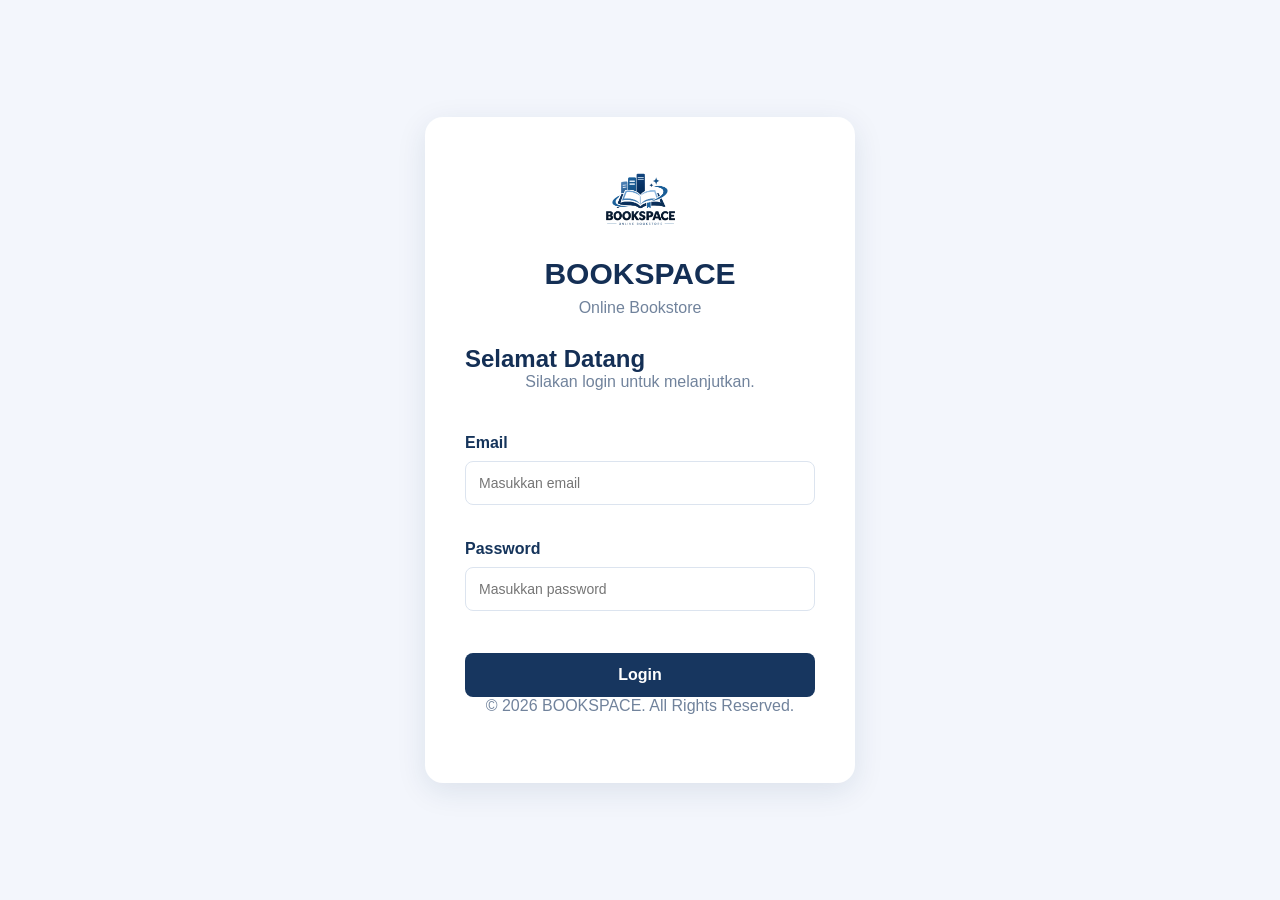
<file: index.html>
<!DOCTYPE html>
<html lang="id">
<head>
    <meta charset="UTF-8">
    <meta name="viewport" content="width=device-width, initial-scale=1.0">
    <title>Login - BOOKSPACE</title>
    <link rel="stylesheet" href="css/style.css">
</head>
<body>

    <div class="login-container">
        <div class="login-card">

            <img src="assets/logo.png" alt="Logo BOOKSPACE" class="login-logo">

            <h1>BOOKSPACE</h1>
            <p>Online Bookstore</p>

            <h2>Selamat Datang</h2>
            <p>Silakan login untuk melanjutkan.</p>

            <form id="loginForm">

                <div class="form-group">
                    <label for="email">Email</label>
                    <input
                        type="email"
                        id="email"
                        placeholder="Masukkan email"
                        required
                    >
                </div>

                <div class="form-group">
                    <label for="password">Password</label>
                    <input
                        type="password"
                        id="password"
                        placeholder="Masukkan password"
                        required
                    >
                </div>

                <button type="submit">Login</button>

            </form>

            <p class="login-footer">
                © 2026 BOOKSPACE. All Rights Reserved.
            </p>

        </div>
    </div>

    <!-- Menghubungkan JavaScript -->
    <script src="js/data.js"></script>
    <script src="js/script.js"></script>

</body>
</html>
</file>
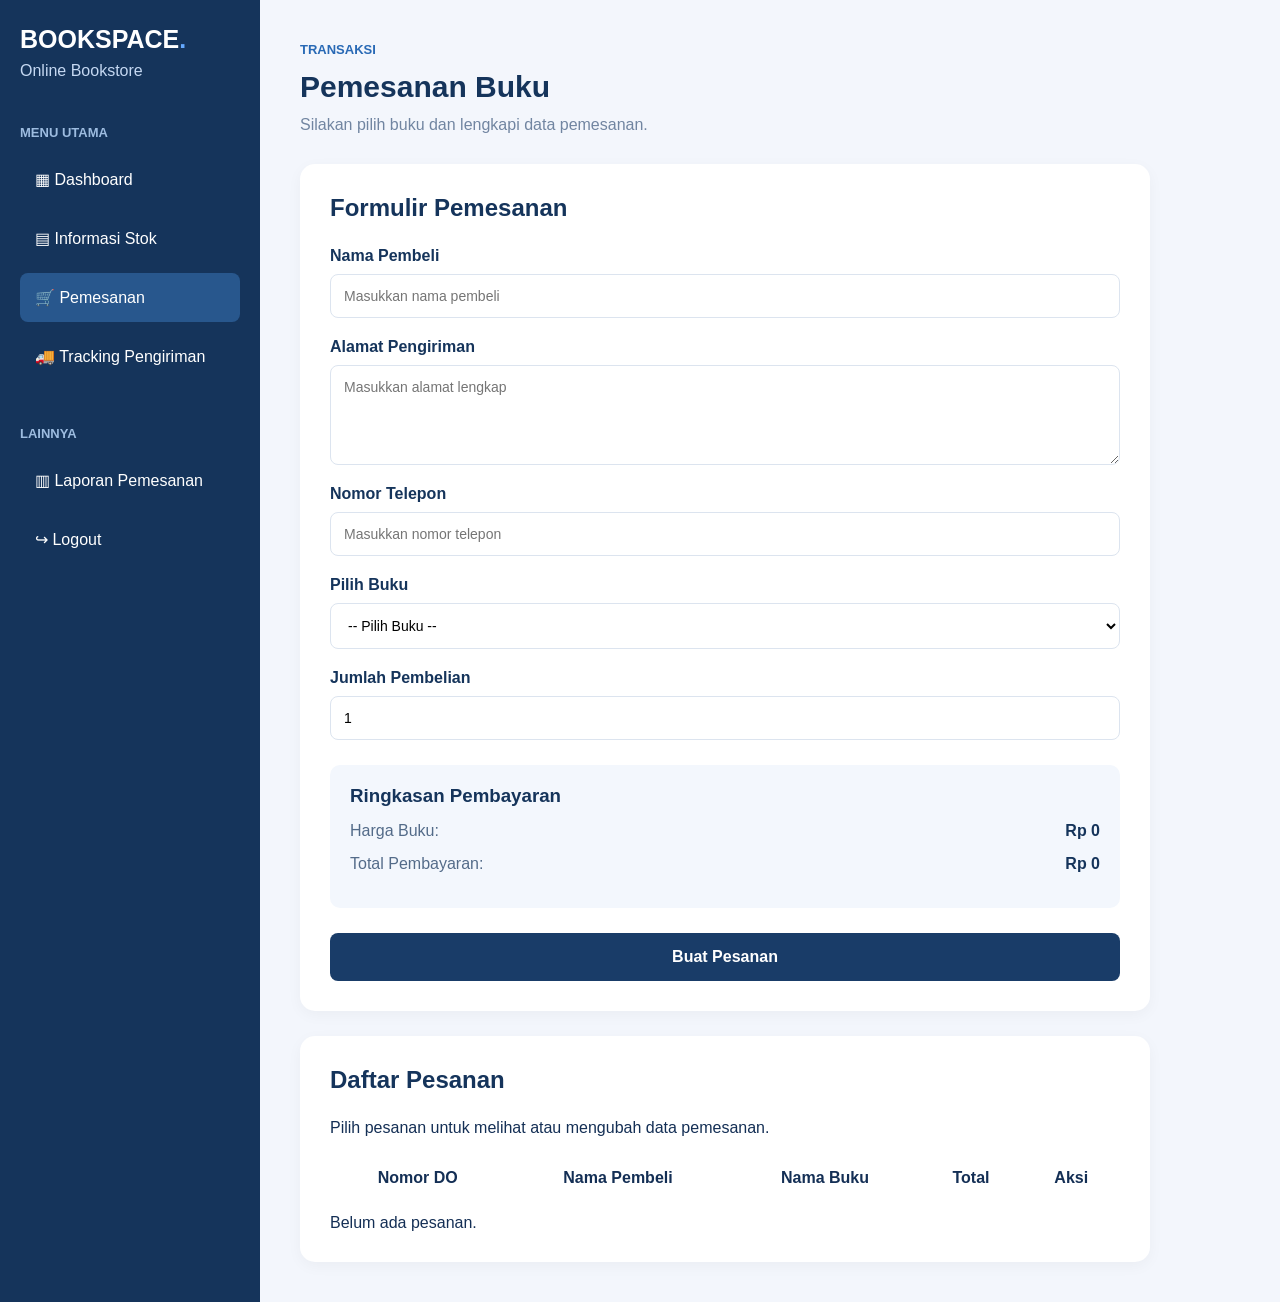
<file: checkout.html>
<!DOCTYPE html>
<html lang="id">
<head>
    <meta charset="UTF-8">
    <meta name="viewport" content="width=device-width, initial-scale=1.0">
    <title>Pemesanan - BOOKSPACE</title>
    <link rel="stylesheet" href="css/style.css">
</head>
<body>

    <div class="dashboard-container">

        <!-- SIDEBAR -->
        <aside class="sidebar">
            <div class="sidebar-brand">
                <h2>BOOKSPACE<span>.</span></h2>
                <p>Online Bookstore</p>
            </div>

            <p class="menu-title">MENU UTAMA</p>

            <nav class="sidebar-menu">
                <a href="dashboard.html">▦ Dashboard</a>
                <a href="stok.html">▤ Informasi Stok</a>
                <a href="checkout.html" class="active">🛒 Pemesanan</a>
                <a href="tracking.html">🚚 Tracking Pengiriman</a>
            </nav>

            <p class="menu-title">LAINNYA</p>

            <nav class="sidebar-menu">
                <a href="history.html">▥ Laporan Pemesanan</a>
                <a href="#" id="logoutButton">↪ Logout</a>
            </nav>
        </aside>

        <!-- KONTEN UTAMA -->
        <main class="main-content">

            <header class="page-header">
                <div>
                    <span class="section-label">TRANSAKSI</span>
                    <h1>Pemesanan Buku</h1>
                    <p>Silakan pilih buku dan lengkapi data pemesanan.</p>
                </div>
            </header>

            <!-- FORM PEMESANAN -->
            <section class="content-card">

                <h2>Formulir Pemesanan</h2>

                <form id="checkoutForm">

                    <div class="form-group">
                        <label for="namaPembeli">Nama Pembeli</label>
                        <input
                            type="text"
                            id="namaPembeli"
                            placeholder="Masukkan nama pembeli"
                            required
                        >
                    </div>

                    <div class="form-group">
                        <label for="alamatPembeli">Alamat Pengiriman</label>
                        <textarea
                            id="alamatPembeli"
                            placeholder="Masukkan alamat lengkap"
                            required
                        ></textarea>
                    </div>

                    <div class="form-group">
                        <label for="nomorTelepon">Nomor Telepon</label>
                        <input
                            type="tel"
                            id="nomorTelepon"
                            placeholder="Masukkan nomor telepon"
                            required
                        >
                    </div>

                    <div class="form-group">
                        <label for="pilihBuku">Pilih Buku</label>
                        <select id="pilihBuku" required>
                            <option value="">-- Pilih Buku --</option>
                        </select>
                    </div>

                    <div class="form-group">
                        <label for="jumlahBuku">Jumlah Pembelian</label>
                        <input
                            type="number"
                            id="jumlahBuku"
                            min="1"
                            value="1"
                            required
                        >
                    </div>

                    <div class="order-summary">
                        <h3>Ringkasan Pembayaran</h3>

                        <p>
                            Harga Buku:
                            <strong id="hargaBuku">Rp 0</strong>
                        </p>

                        <p>
                            Total Pembayaran:
                            <strong id="totalHarga">Rp 0</strong>
                        </p>
                    </div>

                    <button type="submit" class="primary-button">
                        Buat Pesanan
                    </button>

                </form>

            </section>
<!-- DAFTAR PESANAN -->
<section class="content-card" style="margin-top:25px;">

    <h2>Daftar Pesanan</h2>
    <p style="margin:10px 0 20px;">
        Pilih pesanan untuk melihat atau mengubah data pemesanan.
    </p>

    <div style="overflow-x:auto;">
        <table style="width:100%; border-collapse:collapse;">
            <thead>
                <tr>
                    <th style="padding:12px;">Nomor DO</th>
                    <th style="padding:12px;">Nama Pembeli</th>
                    <th style="padding:12px;">Nama Buku</th>
                    <th style="padding:12px;">Total</th>
                    <th style="padding:12px;">Aksi</th>
                </tr>
            </thead>

            <tbody id="daftarPesananBody"></tbody>
        </table>
    </div>

    <p id="pesananKosong" style="margin-top:15px;">
        Belum ada pesanan.
    </p>

</section>

        </main>

    </div>

    <!-- JAVASCRIPT -->
    <script src="js/data.js"></script>
    <script src="js/script.js"></script>

</body>
</html>
</file>
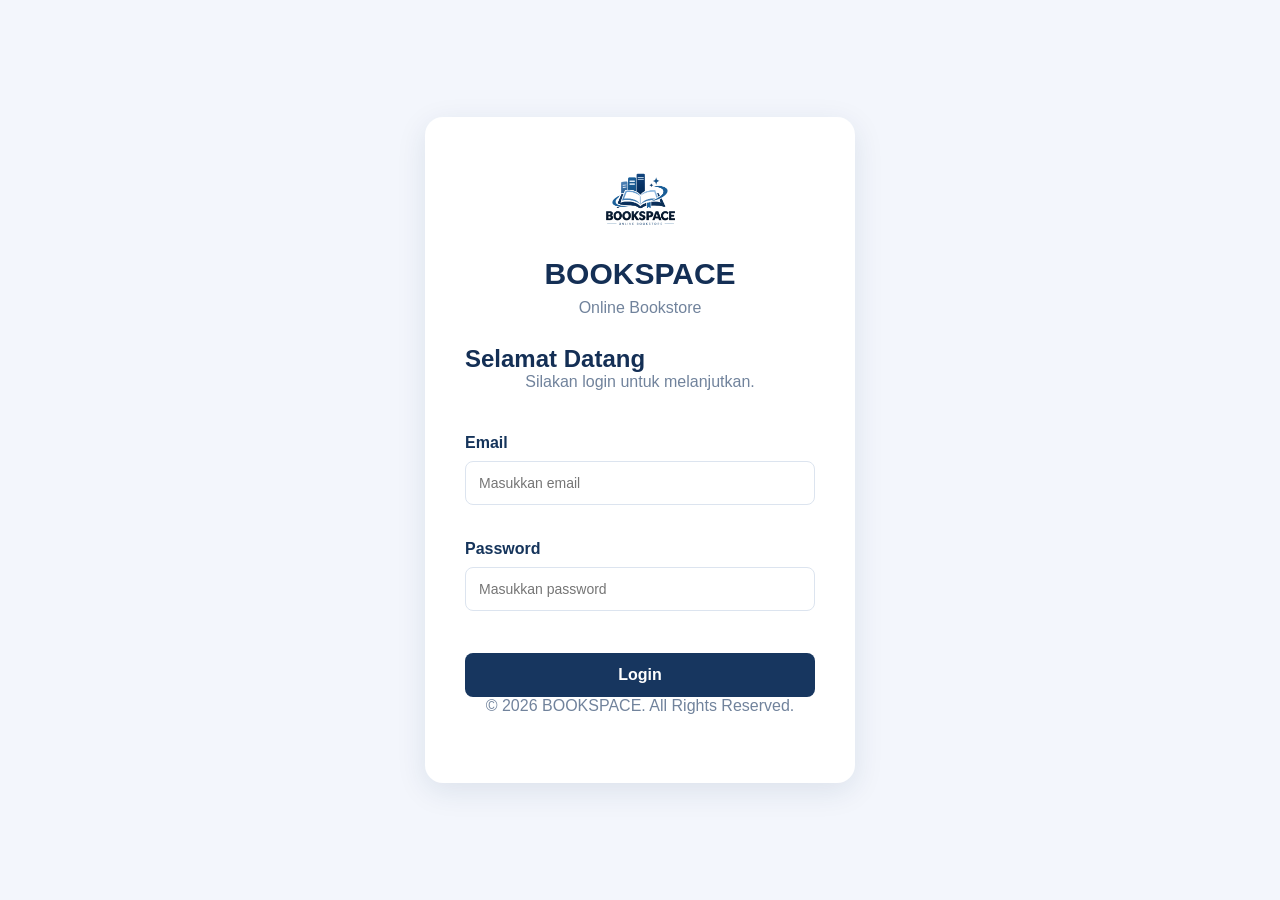
<file: dashboard.html>
<!DOCTYPE html>
<html lang="id">
<head>
    <meta charset="UTF-8">
    <meta name="viewport" content="width=device-width, initial-scale=1.0">
    <title>Dashboard - BOOKSPACE</title>
    <link rel="stylesheet" href="css/style.css">

    <style>
        * {
            box-sizing: border-box;
            margin: 0;
            padding: 0;
        }

        body {
            font-family: Arial, sans-serif;
            background: #f3f6fc;
            color: #17365d;
        }

        .layout {
            display: flex;
            min-height: 100vh;
        }

        .sidebar {
            width: 260px;
            background: #132f55;
            color: white;
            padding: 30px 20px;
        }

        .logo {
            font-size: 28px;
            font-weight: bold;
            margin-bottom: 8px;
        }

        .subtitle {
            color: #c5d7f0;
            margin-bottom: 55px;
        }

        .menu-title {
            color: #9db9dc;
            font-size: 13px;
            margin: 25px 10px 15px;
            font-weight: bold;
        }

        .sidebar a {
            display: block;
            color: white;
            text-decoration: none;
            padding: 15px;
            margin-bottom: 8px;
            border-radius: 9px;
        }

        .sidebar a:hover,
        .sidebar a.active {
            background: #24558c;
        }

        .main {
            flex: 1;
            padding: 40px;
            min-width: 0;
        }

        .header {
            display: flex;
            justify-content: space-between;
            align-items: center;
            gap: 20px;
            margin-bottom: 35px;
        }

        .header h1 {
            margin: 12px 0;
            font-size: 32px;
        }

        .date {
            background: white;
            padding: 16px;
            border-radius: 12px;
        }

        .banner {
            background: linear-gradient(120deg, #17477c, #2869ae);
            color: white;
            padding: 40px;
            border-radius: 18px;
            margin-bottom: 45px;
        }

        .banner h2 {
            margin: 15px 0;
            font-size: 30px;
        }

        .statistics {
            display: grid;
            grid-template-columns: repeat(4, 1fr);
            gap: 20px;
            margin-top: 25px;
        }

        .card {
            background: white;
            padding: 25px;
            border-radius: 15px;
            box-shadow: 0 3px 15px rgba(0,0,0,0.04);
        }

        .card .icon {
            font-size: 27px;
            margin-bottom: 20px;
        }

        .card p {
            color: #70839d;
            margin-bottom: 12px;
        }

        .card h2 {
            font-size: 27px;
        }

        .activity {
            background: white;
            margin-top: 35px;
            padding: 25px;
            border-radius: 15px;
        }

        .activity h2 {
            margin-bottom: 20px;
        }

        .activity p {
            padding: 12px 0;
            border-bottom: 1px solid #eee;
        }

        @media (max-width: 1000px) {
            .statistics {
                grid-template-columns: repeat(2, 1fr);
            }
        }

        @media (max-width: 650px) {
            .layout {
                flex-direction: column;
            }

            .sidebar {
                width: 100%;
            }

            .main {
                padding: 20px;
            }

            .header {
                flex-direction: column;
                align-items: flex-start;
            }

            .statistics {
                grid-template-columns: 1fr;
            }
        }
    </style>
</head>

<body>

<div class="layout">

    <!-- SIDEBAR -->
    <aside class="sidebar">

        <div class="logo">BOOKSPACE.</div>
        <p class="subtitle">Online Bookstore</p>

        <p class="menu-title">MENU UTAMA</p>

        <a href="dashboard.html" class="active">▦ Dashboard</a>
        <a href="stok.html">▤ Informasi Stok</a>
        <a href="checkout.html">🛒 Pemesanan</a>
        <a href="tracking.html">🚚 Tracking Pengiriman</a>

        <p class="menu-title">LAINNYA</p>

        <a href="checkout.html">▥ Laporan Pemesanan</a>

        <a href="index.html" id="logoutButton">↪ Logout</a>

    </aside>

    <!-- KONTEN DASHBOARD -->
    <main class="main">

        <div class="header">
            <div>
                <p style="color:#2869ae;font-weight:bold;">
                    OVERVIEW
                </p>

                <h1 id="greeting">Selamat Datang!</h1>

                <p>Berikut adalah ringkasan aktivitas BOOKSPACE hari ini.</p>
            </div>

            <div class="date" id="tanggal"></div>
        </div>

        <!-- BANNER -->
        <section class="banner">
            <p>BOOKSPACE ONLINE BOOKSTORE</p>

            <h2>Selamat datang di BOOKSPACE!</h2>

            <p>
                Kelola katalog buku, pemesanan, dan pengiriman
                dengan mudah dalam satu tempat.
            </p>
        </section>

        <!-- STATISTIK -->
        <h2>Ringkasan Statistik</h2>
        <p style="color:#70839d;margin-top:8px;">
            Informasi singkat aktivitas toko buku
        </p>

        <section class="statistics">

            <div class="card">
                <div class="icon">📚</div>
                <p>Total Judul Buku</p>
                <h2 id="totalBuku">0</h2>
            </div>

            <div class="card">
                <div class="icon">📦</div>
                <p>Total Pesanan</p>
                <h2 id="totalPesanan">0</h2>
            </div>

            <div class="card">
                <div class="icon">🚚</div>
                <p>Total Stok Buku</p>
                <h2 id="totalStok">0</h2>
            </div>

            <div class="card">
                <div class="icon">💰</div>
                <p>Total Pendapatan</p>
                <h2 id="totalPendapatan">Rp0</h2>
            </div>

        </section>

        <!-- AKTIVITAS -->
        <section class="activity">
            <h2>Aktivitas Terbaru</h2>
            <div id="aktivitas">
                <p>Belum ada transaksi pemesanan.</p>
            </div>
        </section>

    </main>

</div>

<!-- MENGHUBUNGKAN DATA -->
<script src="js/data.js"></script>

<script>

    // Mengambil data pengguna login
    const penggunaLogin = JSON.parse(
        localStorage.getItem("bookspaceUser")
    );

    if (!penggunaLogin) {
        window.location.href = "index.html";
    } else {
        document.getElementById("greeting").textContent =
            "Selamat Datang, " + penggunaLogin.nama + "!";
    }

    // Menampilkan tanggal
    document.getElementById("tanggal").textContent =
        new Date().toLocaleDateString("id-ID", {
            weekday: "long",
            day: "numeric",
            month: "long",
            year: "numeric"
        });

    // Mengambil data transaksi
    const daftarPesanan = JSON.parse(
        localStorage.getItem("bookspaceOrders") || "[]"
    );

        daftarPesanan.forEach(pesanan => {
    console.log(
        `${pesanan.nama} melakukan pemesanan - ${pesanan.namaBarang}`
    );
    });

    // Menghitung jumlah stok
    const totalStok = dataKatalogBuku.reduce(
        (total, buku) => total + buku.stok, 0
    );

    // Menghitung pendapatan
    const pendapatan = daftarPesanan.reduce(
        (total, pesanan) => total + Number(pesanan.total || 0), 0
    );

    // Menampilkan statistik
    document.getElementById("totalBuku").textContent =
        dataKatalogBuku.length;

    document.getElementById("totalPesanan").textContent =
        daftarPesanan.length;

    document.getElementById("totalStok").textContent =
        totalStok;

    document.getElementById("totalPendapatan").textContent =
        new Intl.NumberFormat("id-ID", {
            style: "currency",
            currency: "IDR",
            maximumFractionDigits: 0
        }).format(pendapatan);

    // Menampilkan aktivitas transaksi
    const aktivitas = document.getElementById("aktivitas");

    if (daftarPesanan.length > 0) {
    aktivitas.innerHTML = "";

    daftarPesanan.slice(-5).reverse().forEach(pesanan => {
        const item = document.createElement("p");

        item.textContent =
            pesanan.nama + " melakukan pemesanan - " +
            pesanan.nomorDO;

        aktivitas.appendChild(item);
    });

} else {
    aktivitas.innerHTML = "<p>Belum ada transaksi pemesanan.</p>";
}

    // Logout
    const logoutButton = document.getElementById("logoutButton");

    if (logoutButton) {
    logoutButton.addEventListener("click", function(event) {
        event.preventDefault();

        localStorage.removeItem("bookspaceUser");
        window.location.href = "index.html";
    });
}
</script>

</body>
</html>
</file>
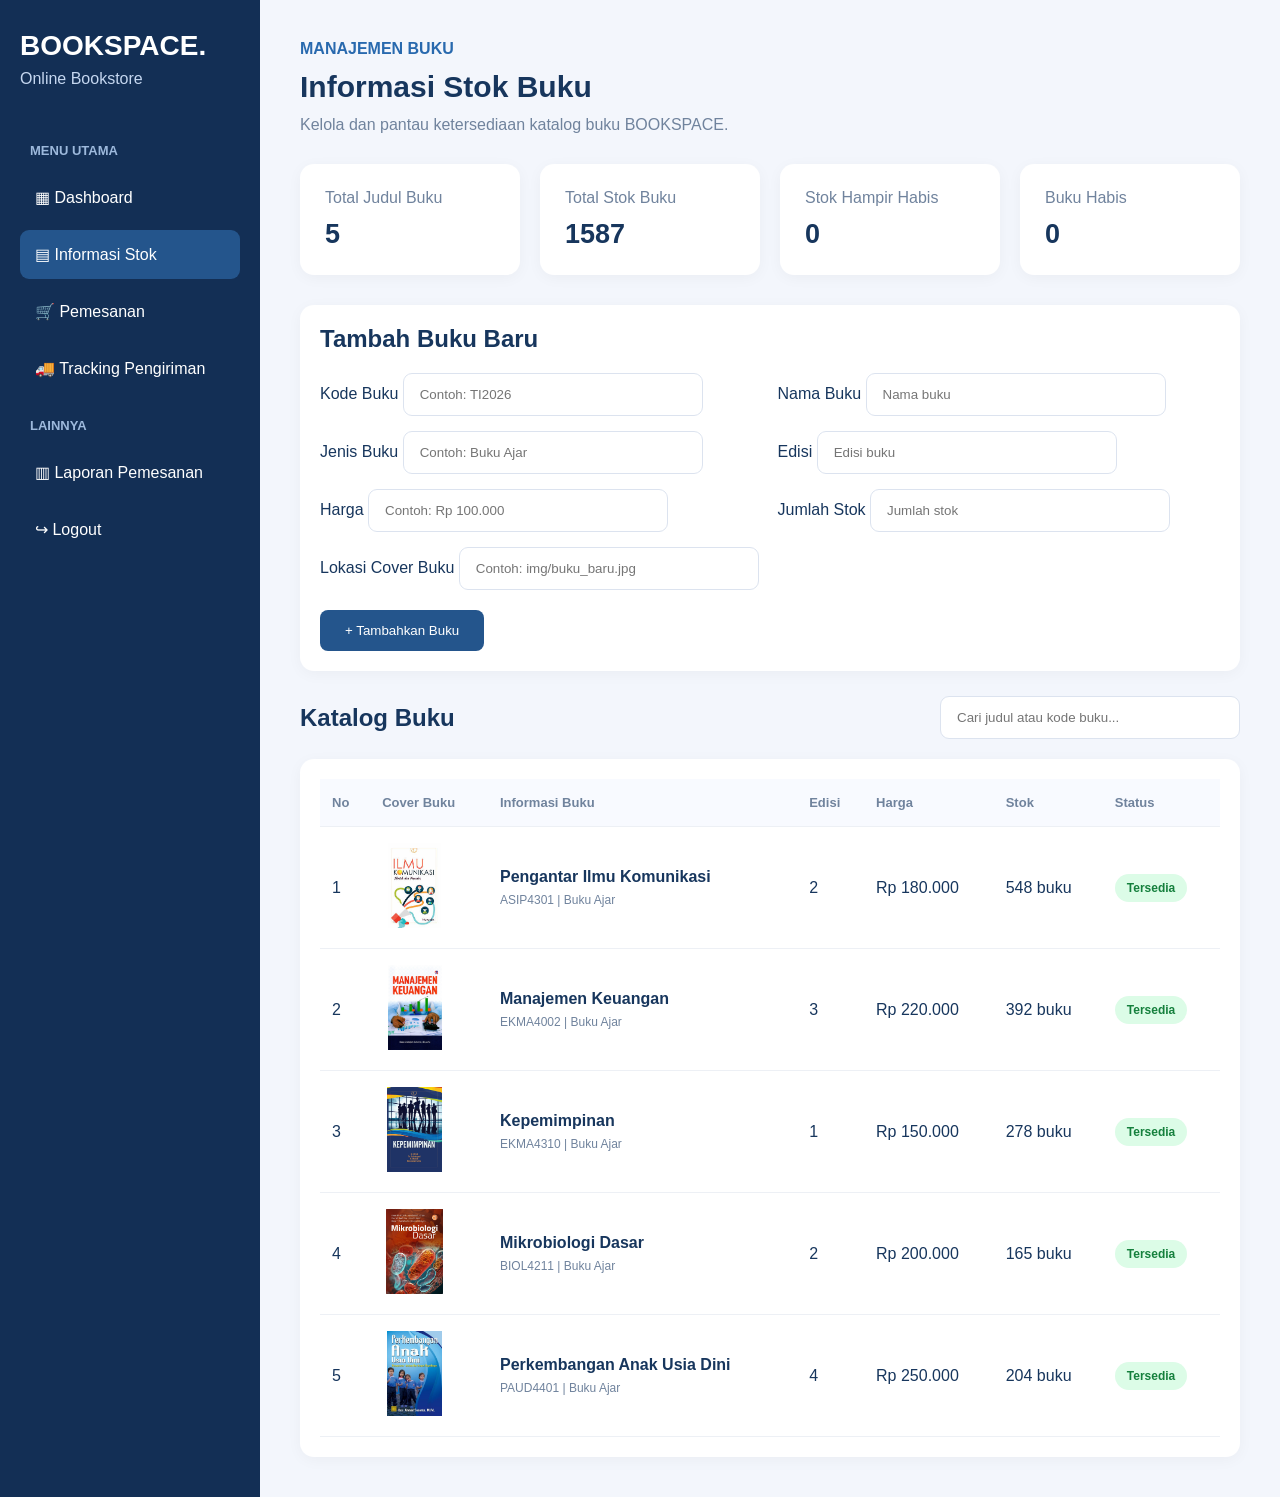
<file: stok.html>
<!DOCTYPE html>
<html lang="id">
<head>
    <meta charset="UTF-8">
    <meta name="viewport" content="width=device-width, initial-scale=1.0">
    <title>Informasi Stok - BOOKSPACE</title>
    <link rel="stylesheet" href="css/style.css">

    <style>
        * {
            box-sizing: border-box;
            margin: 0;
            padding: 0;
        }

        body {
            font-family: Arial, sans-serif;
            background: #f3f6fc;
            color: #17365d;
        }

        .layout {
            display: flex;
            min-height: 100vh;
        }

        .sidebar {
            width: 260px;
            flex-shrink: 0;
            background: #132f55;
            color: white;
            padding: 30px 20px;
        }

        .logo {
            font-size: 28px;
            font-weight: bold;
            margin-bottom: 8px;
        }

        .subtitle {
            color: #c5d7f0;
            margin-bottom: 55px;
        }

        .menu-title {
            color: #9db9dc;
            font-size: 13px;
            margin: 25px 10px 15px;
            font-weight: bold;
        }

        .sidebar a {
            display: block;
            color: white;
            text-decoration: none;
            padding: 15px;
            margin-bottom: 8px;
            border-radius: 9px;
        }

        .sidebar a:hover,
        .sidebar a.active {
            background: #24558c;
        }

        .main {
            flex: 1;
            min-width: 0;
            padding: 40px;
        }

        .header {
            margin-bottom: 30px;
        }

        .header h1 {
            margin: 12px 0;
            font-size: 30px;
        }

        .header p {
            color: #70839d;
        }

        .summary {
            display: flex;
            gap: 20px;
            margin-bottom: 30px;
        }

        .summary-card {
            background: white;
            padding: 25px;
            border-radius: 14px;
            flex: 1;
            box-shadow: 0 3px 15px rgba(0,0,0,0.04);
        }

        .summary-card p {
            color: #70839d;
            margin-bottom: 12px;
        }

        .summary-card h2 {
            font-size: 27px;
        }

        .toolbar {
            display: flex;
            justify-content: space-between;
            align-items: center;
            gap: 15px;
            margin-bottom: 20px;
        }

        .search {
            width: 300px;
            max-width: 100%;
            padding: 13px 16px;
            border: 1px solid #dce3ef;
            border-radius: 9px;
            outline: none;
        }

        .table-container {
            background: white;
            border-radius: 14px;
            padding: 20px;
            overflow-x: auto;
            box-shadow: 0 3px 15px rgba(0,0,0,0.04);
        }

        table {
            width: 100%;
            border-collapse: collapse;
            min-width: 750px;
        }

        th, td {
            padding: 16px 12px;
            text-align: left;
            border-bottom: 1px solid #edf0f5;
        }

        th {
            color: #70839d;
            background: #f8faff;
            font-size: 13px;
        }

        .cover {
            width: 65px;
            height: 85px;
            object-fit: contain;
            border-radius: 5px;
        }

        .book-name {
            font-weight: bold;
            margin-bottom: 7px;
        }

        .book-type {
            font-size: 12px;
            color: #70839d;
        }

        .status {
            display: inline-block;
            padding: 7px 12px;
            border-radius: 20px;
            font-size: 12px;
            font-weight: bold;
        }

        .available {
            background: #dcfce7;
            color: #15803d;
        }

        .low {
            background: #fef3c7;
            color: #b45309;
        }

        .empty {
            background: #fee2e2;
            color: #dc2626;
        }

        @media (max-width: 800px) {
            .layout {
                flex-direction: column;
            }

            .sidebar {
                width: 100%;
            }

            .main {
                padding: 20px;
            }

            .summary {
                flex-direction: column;
            }

            .toolbar {
                align-items: flex-start;
                flex-direction: column;
            }
        }
    </style>
</head>

<body>

<div class="layout">

    <!-- SIDEBAR -->
    <aside class="sidebar">

        <div class="logo">BOOKSPACE.</div>
        <p class="subtitle">Online Bookstore</p>

        <p class="menu-title">MENU UTAMA</p>

        <a href="dashboard.html">▦ Dashboard</a>
        <a href="stok.html" class="active">▤ Informasi Stok</a>
        <a href="checkout.html">🛒 Pemesanan</a>
        <a href="tracking.html">🚚 Tracking Pengiriman</a>

        <p class="menu-title">LAINNYA</p>

        <a href="checkout.html">▥ Laporan Pemesanan</a>
        <a href="index.html" id="logoutButton">↪ Logout</a>

    </aside>

    <!-- KONTEN UTAMA -->
    <main class="main">

        <header class="header">
            <p style="color:#2869ae;font-weight:bold;">
                MANAJEMEN BUKU
            </p>

            <h1>Informasi Stok Buku</h1>

            <p>
                Kelola dan pantau ketersediaan katalog buku BOOKSPACE.
            </p>
        </header>

        <!-- RINGKASAN -->
        <section class="summary">

            <div class="summary-card">
                <p>Total Judul Buku</p>
                <h2 id="jumlahJudul">0</h2>
            </div>

            <div class="summary-card">
                <p>Total Stok Buku</p>
                <h2 id="jumlahStok">0</h2>
            </div>

            <div class="summary-card">
                <p>Stok Hampir Habis</p>
                <h2 id="stokMenipis">0</h2>
            </div>

            <div class="summary-card">
                <p>Buku Habis</p>
                <h2 id="stokHabis">0</h2>
            </div>

        </section>

<!-- FORM TAMBAH BUKU -->
<section class="table-container" style="margin-bottom:25px;">

    <h2 style="margin-bottom:20px;">Tambah Buku Baru</h2>

    <form id="formTambahBuku">

        <div style="display:grid; grid-template-columns:repeat(2, 1fr); gap:15px;">

            <div>
                <label>Kode Buku</label>
                <input type="text" id="kodeBaru" class="search"
                    placeholder="Contoh: TI2026" required>
            </div>

            <div>
                <label>Nama Buku</label>
                <input type="text" id="namaBaru" class="search"
                    placeholder="Nama buku" required>
            </div>

            <div>
                <label>Jenis Buku</label>
                <input type="text" id="jenisBaru" class="search"
                    placeholder="Contoh: Buku Ajar" required>
            </div>

            <div>
                <label>Edisi</label>
                <input type="number" id="edisiBaru" class="search"
                    min="1" placeholder="Edisi buku" required>
            </div>

            <div>
                <label>Harga</label>
                <input type="text" id="hargaBaru" class="search"
                    placeholder="Contoh: Rp 100.000" required>
            </div>

            <div>
                <label>Jumlah Stok</label>
                <input type="number" id="stokBaru" class="search"
                    min="0" placeholder="Jumlah stok" required>
            </div>

            <div style="grid-column:1 / -1;">
                <label>Lokasi Cover Buku</label>
                <input type="text" id="coverBaru" class="search"
                    placeholder="Contoh: img/buku_baru.jpg" required>
            </div>

        </div>

        <button type="submit"
            style="margin-top:20px; padding:13px 25px;
            background:#24558c; color:white; border:none;
            border-radius:8px; cursor:pointer;">
            + Tambahkan Buku
        </button>

    </form>
</section>

        <!-- PENCARIAN -->
        <div class="toolbar">
            <h2>Katalog Buku</h2>

            <input
                type="text"
                id="searchBook"
                class="search"
                placeholder="Cari judul atau kode buku..."
            >
        </div>

        <!-- TABEL BUKU -->
        <section class="table-container">

            <table>
                <thead>
                    <tr>
                        <th>No</th>
                        <th>Cover Buku</th>
                        <th>Informasi Buku</th>
                        <th>Edisi</th>
                        <th>Harga</th>
                        <th>Stok</th>
                        <th>Status</th>
                    </tr>
                </thead>

                <tbody id="bookTableBody">
                </tbody>
            </table>

            <p id="emptyMessage" style="display:none;padding:20px;">
                Buku tidak ditemukan.
            </p>

        </section>

    </main>

</div>

<!-- MENGHUBUNGKAN DATA -->
<script src="js/data.js"></script>

<script>

    // Mengambil data katalog buku
    const daftarBuku = dataKatalogBuku;

    const bookTableBody =
        document.getElementById("bookTableBody");

    const searchBook =
        document.getElementById("searchBook");

    // Format tampilan buku
    function tampilkanBuku(data) {

        bookTableBody.innerHTML = "";

        document.getElementById("emptyMessage").style.display =
            data.length === 0 ? "block" : "none";

        data.forEach(function(buku, index) {

            const baris = document.createElement("tr");

            let status = "";
            let classStatus = "";

            if (buku.stok === 0) {
                status = "Habis";
                classStatus = "empty";
            } else if (buku.stok <= 50) {
                status = "Hampir Habis";
                classStatus = "low";
            } else {
                status = "Tersedia";
                classStatus = "available";
            }

            const kolomNo = document.createElement("td");
            kolomNo.textContent = index + 1;

            const kolomCover = document.createElement("td");

            const gambar = document.createElement("img");
            gambar.src = buku.cover;
            gambar.alt = buku.namaBarang;
            gambar.className = "cover";

            kolomCover.appendChild(gambar);

            const kolomInfo = document.createElement("td");

            const nama = document.createElement("div");
            nama.className = "book-name";
            nama.textContent = buku.namaBarang;

            const jenis = document.createElement("div");
            jenis.className = "book-type";
            jenis.textContent =
                buku.kodeBarang + " | " + buku.jenisBarang;

            kolomInfo.appendChild(nama);
            kolomInfo.appendChild(jenis);

            const kolomEdisi = document.createElement("td");
            kolomEdisi.textContent = buku.edisi;

            const kolomHarga = document.createElement("td");
            kolomHarga.textContent = buku.harga;

            const kolomStok = document.createElement("td");
            kolomStok.textContent = buku.stok + " buku";

            const kolomStatus = document.createElement("td");

            const badge = document.createElement("span");
            badge.className = "status " + classStatus;
            badge.textContent = status;

            kolomStatus.appendChild(badge);

            baris.appendChild(kolomNo);
            baris.appendChild(kolomCover);
            baris.appendChild(kolomInfo);
            baris.appendChild(kolomEdisi);
            baris.appendChild(kolomHarga);
            baris.appendChild(kolomStok);
            baris.appendChild(kolomStatus);

            bookTableBody.appendChild(baris);

        });
    }

    // Memperbarui statistik
    function perbaruiStatistik() {

        const totalStok = daftarBuku.reduce(
            (total, buku) => total + buku.stok, 0
        );

        const hampirHabis = daftarBuku.filter(
            buku => buku.stok > 0 && buku.stok <= 50
        ).length;

        const habis = daftarBuku.filter(
            buku => buku.stok === 0
        ).length;

        document.getElementById("jumlahJudul").textContent =
            daftarBuku.length;

        document.getElementById("jumlahStok").textContent =
            totalStok;

        document.getElementById("stokMenipis").textContent =
            hampirHabis;

        document.getElementById("stokHabis").textContent =
            habis;
    }

    // Fitur pencarian buku
    searchBook.addEventListener("input", function() {

        const kataKunci = searchBook.value.toLowerCase();

        const hasil = daftarBuku.filter(function(buku) {

            return buku.namaBarang.toLowerCase().includes(kataKunci) ||
                   buku.kodeBarang.toLowerCase().includes(kataKunci);

        });

        tampilkanBuku(hasil);
    });

// Mengambil data buku tambahan dari Local Storage
const bukuTambahan = JSON.parse(
    localStorage.getItem("bukuTambahan") || "[]"
);

// Memasukkan buku tambahan ke katalog
daftarBuku.push(...bukuTambahan);

// Fitur tambah buku menggunakan DOM
const formTambahBuku = document.getElementById("formTambahBuku");

formTambahBuku.addEventListener("submit", function(event) {
    event.preventDefault();

    const bukuBaru = {
        kodeBarang: document.getElementById("kodeBaru").value.trim(),
        namaBarang: document.getElementById("namaBaru").value.trim(),
        jenisBarang: document.getElementById("jenisBaru").value.trim(),
        edisi: Number(document.getElementById("edisiBaru").value),
        harga: document.getElementById("hargaBaru").value.trim(),
        stok: Number(document.getElementById("stokBaru").value),
        cover: document.getElementById("coverBaru").value.trim()
    };

    // Memeriksa kode buku agar tidak duplikat
    const sudahAda = daftarBuku.some(
        buku => buku.kodeBarang.toLowerCase() ===
                bukuBaru.kodeBarang.toLowerCase()
    );

    if (sudahAda) {
        alert("Kode buku sudah terdaftar!");
        return;
    }

    // Menambahkan buku ke katalog
    daftarBuku.push(bukuBaru);

    // Menyimpan buku tambahan
    bukuTambahan.push(bukuBaru);

    localStorage.setItem(
        "bukuTambahan",
        JSON.stringify(bukuTambahan)
    );

    // Memperbarui tabel dan statistik
    tampilkanBuku(daftarBuku);
    perbaruiStatistik();

    // Mengosongkan formulir
    formTambahBuku.reset();

    alert("Buku berhasil ditambahkan!");
});

    // Logout
    document.getElementById("logoutButton")
        .addEventListener("click", function(event) {

            event.preventDefault();

            localStorage.removeItem("bookspaceUser");

            window.location.href = "index.html";
        });

    // Menjalankan fungsi awal
    tampilkanBuku(daftarBuku);
    perbaruiStatistik();

</script>

</body>
</html>
</file>
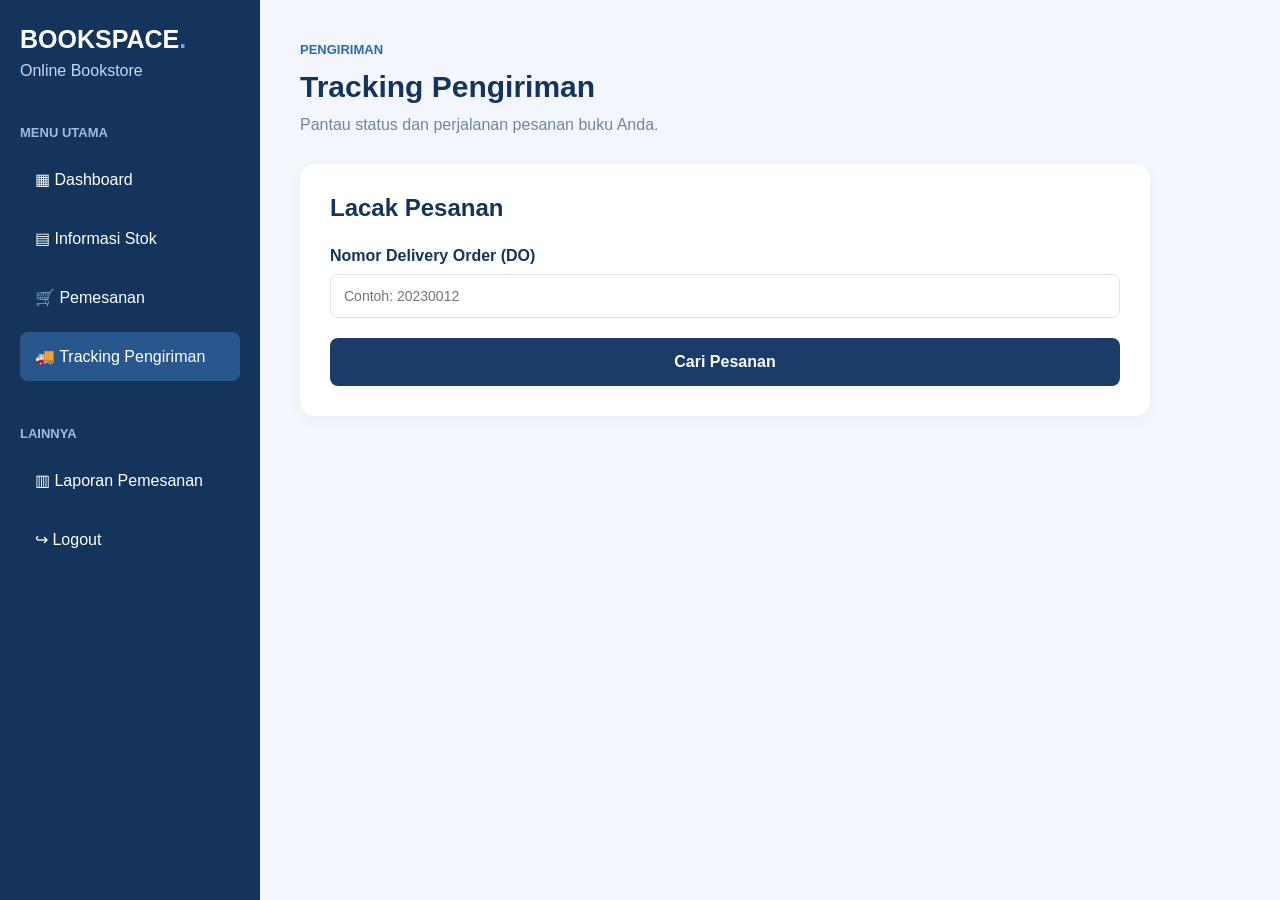
<file: tracking.html>
<!DOCTYPE html>
<html lang="id">
<head>
    <meta charset="UTF-8">
    <meta name="viewport" content="width=device-width, initial-scale=1.0">
    <title>Tracking Pengiriman - BOOKSPACE</title>
    <link rel="stylesheet" href="css/style.css">
</head>
<body>

    <div class="dashboard-container">

        <!-- SIDEBAR -->
        <aside class="sidebar">

            <div class="sidebar-brand">
                <h2>BOOKSPACE<span>.</span></h2>
                <p>Online Bookstore</p>
            </div>

            <p class="menu-title">MENU UTAMA</p>

            <nav class="sidebar-menu">
                <a href="dashboard.html">▦ Dashboard</a>
                <a href="stok.html">▤ Informasi Stok</a>
                <a href="checkout.html">🛒 Pemesanan</a>
                <a href="tracking.html" class="active">🚚 Tracking Pengiriman</a>
            </nav>

            <p class="menu-title">LAINNYA</p>

            <nav class="sidebar-menu">
                <a href="history.html">▥ Laporan Pemesanan</a>
                <a href="#" id="logoutButton">↪ Logout</a>
            </nav>

        </aside>

        <!-- KONTEN UTAMA -->
        <main class="main-content">

            <header class="page-header">
                <span class="section-label">PENGIRIMAN</span>
                <h1>Tracking Pengiriman</h1>
                <p>Pantau status dan perjalanan pesanan buku Anda.</p>
            </header>

            <!-- FORM PENCARIAN -->
            <section class="content-card">

                <h2>Lacak Pesanan</h2>

                <form id="trackingForm">

                    <div class="form-group">
                        <label for="nomorDO">Nomor Delivery Order (DO)</label>

                        <input
                            type="text"
                            id="nomorDO"
                            placeholder="Contoh: 20230012"
                            required
                        >
                    </div>

                    <button type="submit" class="primary-button">
                        Cari Pesanan
                    </button>

                </form>

            </section>

            <!-- HASIL TRACKING -->
            <section class="content-card tracking-result"
                id="trackingResult" hidden>

                <h2>Informasi Pengiriman</h2>

                <div id="trackingInfo"></div>

                <h3>Riwayat Perjalanan Paket</h3>

                <div id="trackingHistory"></div>

            </section>

        </main>

    </div>

    <!-- JAVASCRIPT -->
    <script src="js/data.js"></script>
    <script src="js/script.js"></script>

</body>
</html>
</file>
<file: css/style.css>
/* ======================================
   BOOKSPACE - GLOBAL STYLE
====================================== */

* {
    margin: 0;
    padding: 0;
    box-sizing: border-box;
    font-family: 'Segoe UI', Arial, sans-serif;
}

body {
    background: #f3f6fc;
    color: #142f55;
    min-height: 100vh;
}

/* ======================================
   LOGIN PAGE
====================================== */

.login-container {
    min-height: 100vh;
    display: flex;
    justify-content: center;
    align-items: center;
    padding: 25px;
}

.login-card {
    width: 100%;
    max-width: 430px;
    background: white;
    padding: 40px;
    border-radius: 18px;
    box-shadow: 0 8px 30px rgba(20, 47, 85, 0.10);
}

.login-logo {
    width: 85px;
    height: 85px;
    object-fit: contain;
    display: block;
    margin: 0 auto 15px;
}

.login-card h1 {
    text-align: center;
    font-size: 30px;
    margin-bottom: 8px;
}

.login-card p {
    text-align: center;
    color: #71839c;
    margin-bottom: 28px;
}

.login-card label {
    display: block;
    font-weight: 600;
    margin: 15px 0 7px;
}

.login-card input {
    width: 100%;
    padding: 13px;
    border: 1px solid #dce3ed;
    border-radius: 8px;
    outline: none;
    font-size: 14px;
}

.login-card input:focus {
    border-color: #2461a5;
}

.login-card button {
    width: 100%;
    padding: 13px;
    margin-top: 22px;
    background: #17365f;
    color: white;
    border: none;
    border-radius: 8px;
    font-size: 16px;
    font-weight: 600;
    cursor: pointer;
}

.login-card button:hover {
    background: #24558c;
}

/* ======================================
   FOOTER
====================================== */

footer {
    text-align: center;
    padding: 20px;
    color: #8798ae;
    font-size: 13px;
}


/* ======================================
   BOOKSPACE - HALAMAN PEMESANAN
====================================== */

.dashboard-container {
    display: flex;
    min-height: 100vh;
    background: #f3f6fc;
}

.sidebar {
    width: 260px;
    min-width: 260px;
    background: #15345b;
    color: white;
    padding: 25px 20px;
    box-sizing: border-box;
}

.sidebar-brand h2 {
    color: white;
    margin: 0;
    font-size: 25px;
}

.sidebar-brand h2 span {
    color: #65a9ff;
}

.sidebar-brand p {
    color: #c5d8f2;
    margin-top: 8px;
}

.menu-title {
    color: #9dbce0;
    font-size: 13px;
    font-weight: bold;
    margin-top: 45px;
}

.sidebar-menu {
    display: flex;
    flex-direction: column;
    gap: 10px;
    margin-top: 15px;
}

.sidebar-menu a {
    color: white;
    text-decoration: none;
    padding: 15px;
    border-radius: 8px;
    transition: 0.3s;
}

.sidebar-menu a:hover,
.sidebar-menu a.active {
    background: #28578d;
}

.main-content {
    flex: 1;
    padding: 40px;
    min-width: 0;
}

.page-header {
    margin-bottom: 30px;
}

.section-label {
    color: #2869b5;
    font-weight: bold;
    font-size: 13px;
}

.page-header h1 {
    color: #15345b;
    margin: 12px 0;
    font-size: 30px;
}

.page-header p {
    color: #7185a1;
}

.content-card {
    background: white;
    padding: 30px;
    border-radius: 15px;
    box-shadow: 0 4px 15px rgba(0,0,0,0.04);
    max-width: 850px;
}

.content-card h2 {
    color: #15345b;
    margin-top: 0;
    margin-bottom: 25px;
}

.form-group {
    display: flex;
    flex-direction: column;
    margin-bottom: 20px;
}

.form-group label {
    font-weight: 600;
    color: #15345b;
    margin-bottom: 9px;
}

.form-group input,
.form-group textarea,
.form-group select {
    width: 100%;
    padding: 13px;
    border: 1px solid #dce4ef;
    border-radius: 8px;
    font-size: 14px;
    box-sizing: border-box;
    outline: none;
    background: white;
}

.form-group input:focus,
.form-group textarea:focus,
.form-group select:focus {
    border-color: #2869b5;
}

.form-group textarea {
    min-height: 100px;
    resize: vertical;
}

.order-summary {
    background: #f3f7fd;
    padding: 20px;
    border-radius: 10px;
    margin: 25px 0;
}

.order-summary h3 {
    color: #15345b;
    margin-top: 0;
}

.order-summary p {
    display: flex;
    justify-content: space-between;
    color: #536b89;
    margin: 15px 0;
}

.order-summary strong {
    color: #15345b;
}

.primary-button {
    width: 100%;
    padding: 15px;
    background: #193c68;
    color: white;
    border: none;
    border-radius: 8px;
    font-size: 16px;
    font-weight: bold;
    cursor: pointer;
}

.primary-button:hover {
    background: #28578d;
}

@media (max-width: 768px) {
    .dashboard-container {
        flex-direction: column;
    }

    .sidebar {
        width: 100%;
    }

    .main-content {
        padding: 20px;
    }
}


/* ======================================
   BOOKSPACE - TRACKING PENGIRIMAN
====================================== */

.tracking-result {
    margin-top: 25px;
}

.tracking-info-grid {
    display: grid;
    grid-template-columns: repeat(2, 1fr);
    gap: 15px;
    margin: 20px 0;
}

.tracking-info-item {
    background: #f3f7fd;
    padding: 18px;
    border-radius: 10px;
}

.tracking-info-item span {
    display: block;
    color: #7185a1;
    font-size: 13px;
    margin-bottom: 8px;
}

.tracking-info-item strong {
    color: #15345b;
}

.tracking-status {
    display: inline-block;
    background: #d9fbe8;
    color: #16834a;
    padding: 7px 14px;
    border-radius: 20px;
    font-size: 13px;
    font-weight: bold;
}

.tracking-timeline {
    border-left: 3px solid #2869b5;
    padding-left: 22px;
    margin: 25px 0 10px 10px;
}

.tracking-event {
    position: relative;
    margin-bottom: 25px;
}

.tracking-event::before {
    content: "";
    position: absolute;
    left: -30px;
    top: 4px;
    width: 13px;
    height: 13px;
    background: #2869b5;
    border-radius: 50%;
}

.tracking-event strong {
    color: #15345b;
}

.tracking-event p {
    color: #7185a1;
    margin: 7px 0;
}

@media (max-width: 600px) {
    .tracking-info-grid {
        grid-template-columns: 1fr;
    }
}
</file>
